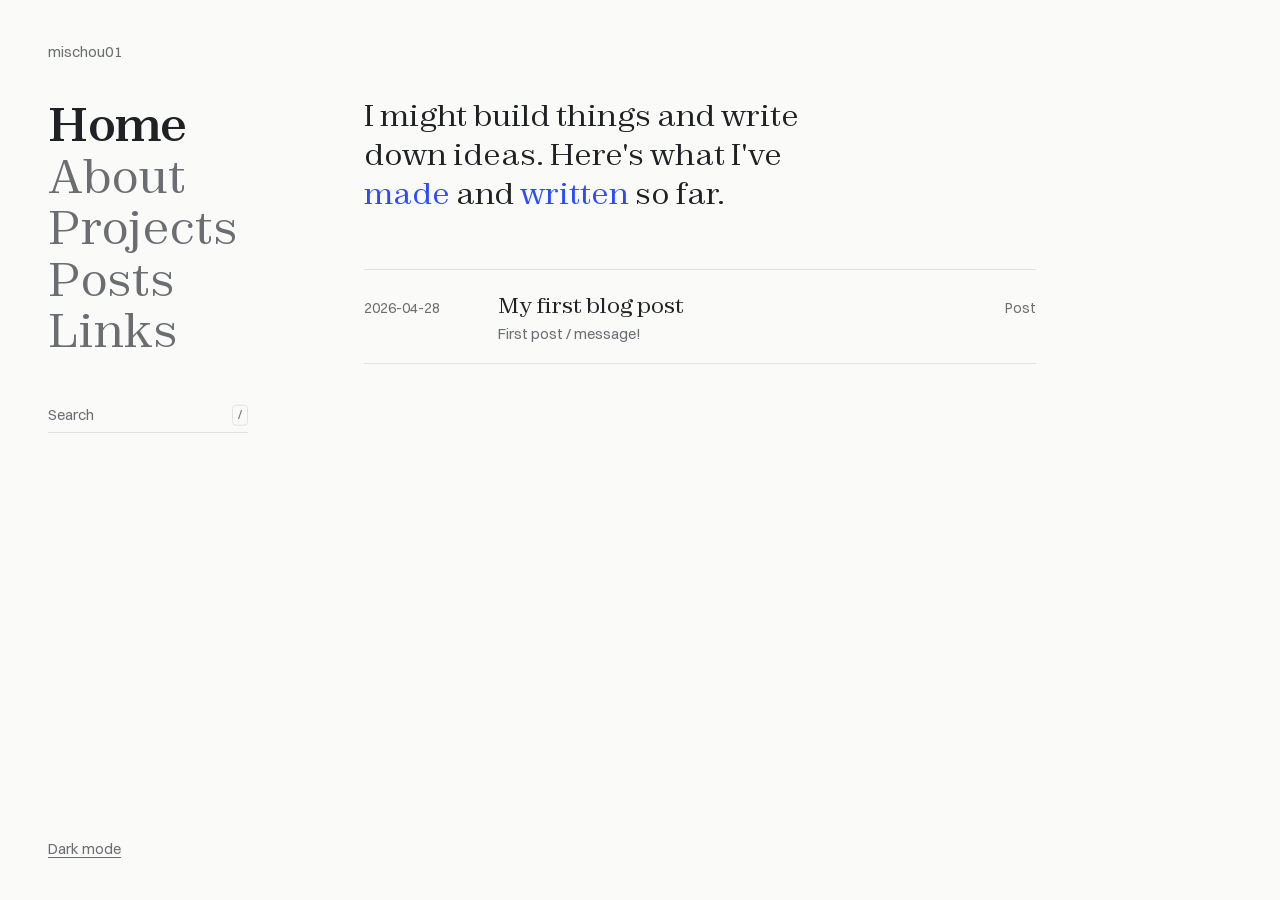
<file: index.html>
<!DOCTYPE html>
<html lang="en">
<head>
    <meta charset="UTF-8">
    <meta name="viewport" content="width=device-width, initial-scale=1.0">
    <title>mischou01</title>
    <meta name="description" content="Projects and writing by mischou01.">
    <meta property="og:title" content="mischou01">
    <meta property="og:description" content="Projects and writing by mischou01.">
    <meta property="og:url" content="https://omcconnell.net/">
    <meta property="og:type" content="website">
    <link rel="icon" href="favicon.svg" type="image/svg+xml">
    <script>
        document.documentElement.classList.add('js');
        try {
            document.documentElement.dataset.theme = localStorage.getItem('theme')
                ?? (matchMedia('(prefers-color-scheme: dark)').matches ? 'dark' : 'light');
        } catch {}
    </script>
    <link rel="preload" href="fonts/zodiak-400.woff2" as="font" type="font/woff2" crossorigin>
    <link rel="stylesheet" href="style.css">
</head>
<body>
    <div class="layout">
        <nav class="sidebar">
            <a href="#home" class="name">mischou01</a>
            <ul class="nav-links">
                <li style="--i: 0"><a href="#home">Home</a></li>
                <li style="--i: 1"><a href="#about">About</a></li>
                <li style="--i: 2"><a href="#projects">Projects</a></li>
                <li style="--i: 3"><a href="#posts">Posts</a></li>
                <li style="--i: 4"><a href="#links">Links</a></li>
            </ul>
            <label class="search">
                <input type="search" placeholder="Search" aria-label="Search projects and posts">
                <kbd>/</kbd>
            </label>
            <button type="button" class="theme-toggle">Dark mode</button>
        </nav>

        <main class="content">
            <section id="home">
                <p class="lede">I might build things and write down ideas. Here's what I've <a href="#projects">made</a> and <a href="#posts">written</a> so far.</p>
                <div class="list" data-kind="all"></div>
            </section>

            <section id="about">
                <p class="lede">I build things.</p>
                <div class="prose">
                    <p>Check back soon for more details, might show some projects!</p>
                    <p>I might even add some actual About-info some day...</p>
                </div>
            </section>

            <section id="projects">
                <p class="lede">Things I've built.</p>
                <div class="list" data-kind="project"></div>
            </section>

            <section id="posts">
                <p class="lede">Ideas, notes, and the occasional write-up.</p>
                <div class="list" data-kind="post"></div>
            </section>

            <section id="links">
                <p class="lede">Say hi.</p>
                <div class="list">
                    <a class="row" href="mailto:contact@omcconnell.net">
                        <span class="meta">Email</span>
                        <span class="title">contact@omcconnell.net</span>
                    </a>
                    <a class="row" href="https://github.com/mischou01" target="_blank" rel="noopener">
                        <span class="meta">GitHub</span>
                        <span class="title">@mischou01</span>
                    </a>
                </div>
            </section>
        </main>
    </div>

    <script src="content.js"></script>
    <script src="script.js"></script>
</body>
</html>
</file>
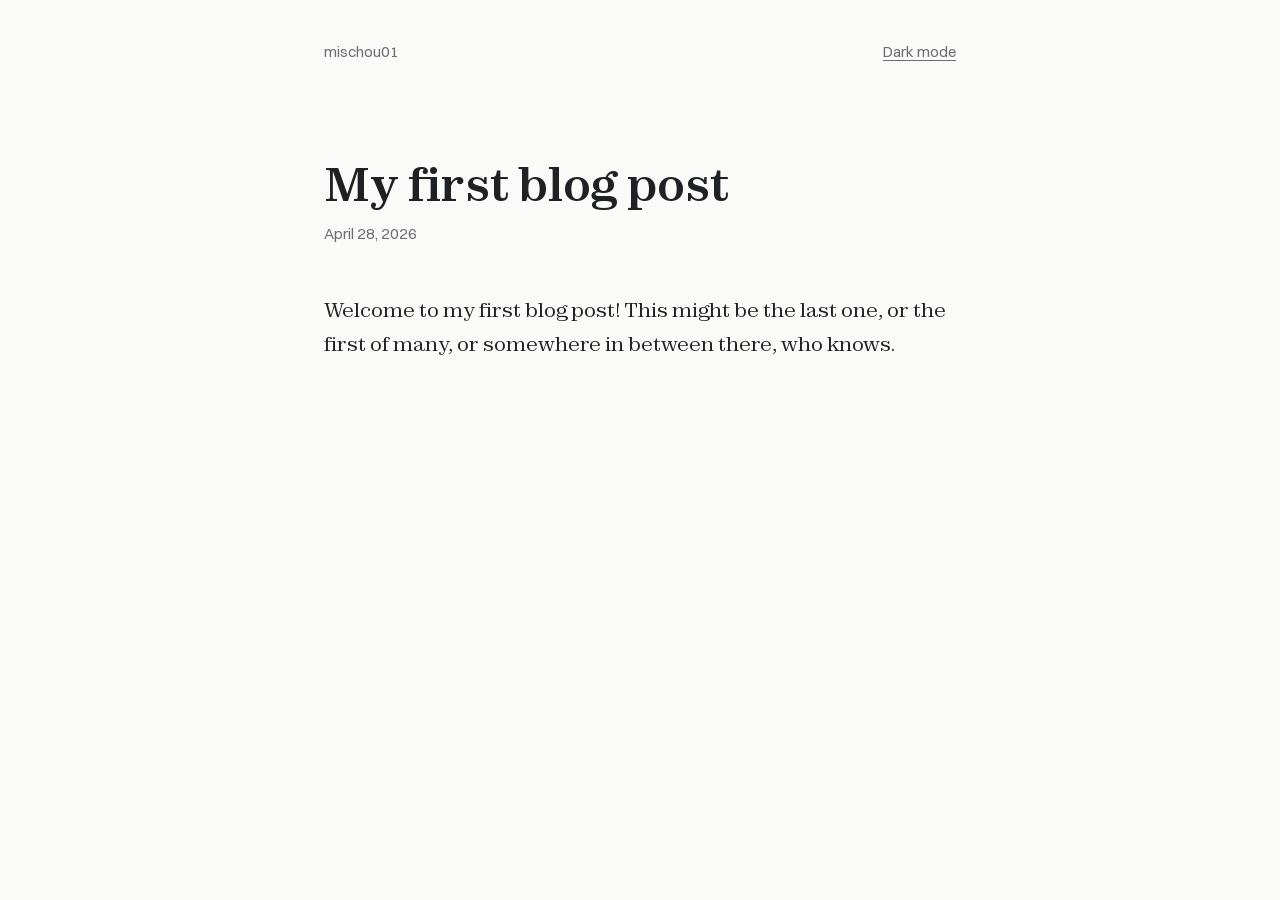
<file: blog/first-post/index.html>
<!DOCTYPE html>
<html lang="en">
<head>
    <meta charset="UTF-8">
    <meta name="viewport" content="width=device-width, initial-scale=1.0">
    <title>My first blog post | mischou01</title>
    <meta name="description" content="Welcome to my first blog post.">
    <link rel="icon" href="/favicon.svg" type="image/svg+xml">
    <script>
        try {
            document.documentElement.dataset.theme = localStorage.getItem('theme')
                ?? (matchMedia('(prefers-color-scheme: dark)').matches ? 'dark' : 'light');
        } catch {}
    </script>
    <link rel="stylesheet" href="/style.css">
</head>
<body>
    <article class="post">
        <div class="post-top">
            <a href="/#posts" class="name">mischou01</a>
            <button type="button" class="theme-toggle">Dark mode</button>
        </div>

        <h1>My first blog post</h1>
        <time datetime="2026-04-28">April 28, 2026</time>

        <div class="post-body">
            <p>Welcome to my first blog post! This might be the last one, or the first of many, or somewhere in between there, who knows.</p>
        </div>
    </article>

    <script src="/script.js"></script>
</body>
</html>
</file>
<file: style.css>
@font-face {
    font-family: 'Zodiak';
    src: url('fonts/zodiak-400.woff2') format('woff2');
    font-weight: 400;
    font-display: swap;
}

@font-face {
    font-family: 'Zodiak';
    src: url('fonts/zodiak-700.woff2') format('woff2');
    font-weight: 700;
    font-display: swap;
}

@font-face {
    font-family: 'Switzer';
    src: url('fonts/switzer-400.woff2') format('woff2');
    font-weight: 400;
    font-display: swap;
}

@font-face {
    font-family: 'Switzer';
    src: url('fonts/switzer-500.woff2') format('woff2');
    font-weight: 500;
    font-display: swap;
}

:root {
    --bg: #FAFAF8;
    --ink: #1F2124;
    --muted: #6B6D72;
    --rule: #E2E2DE;
    --accent: #2B4BFF;
    --serif: 'Zodiak', Georgia, serif;
    --sans: 'Switzer', system-ui, sans-serif;
    --ease: cubic-bezier(0.2, 0.7, 0.2, 1);
}

[data-theme="dark"] {
    --bg: #18191C;
    --ink: #ECECE8;
    --muted: #8E9096;
    --rule: #2C2D31;
    --accent: #8E9DFF;
}

* {
    box-sizing: border-box;
    margin: 0;
    padding: 0;
}

body {
    font-family: var(--sans);
    font-size: 17px;
    line-height: 1.55;
    background: var(--bg);
    color: var(--ink);
}

a {
    color: inherit;
}

:focus-visible {
    outline: 2px solid var(--accent);
    outline-offset: 3px;
}

.layout {
    display: grid;
    grid-template-columns: 340px minmax(0, 760px);
    min-height: 100vh;
}

.sidebar {
    position: sticky;
    top: 0;
    height: 100vh;
    overflow-y: auto;
    padding: 40px 0 40px 48px;
    display: flex;
    flex-direction: column;
}

.name {
    color: var(--muted);
    font-size: 15px;
    text-decoration: none;
    margin-bottom: 36px;
}

.nav-links {
    list-style: none;
    font-family: var(--serif);
    font-size: 46px;
    line-height: 1.12;
}

.nav-links li {
    animation: rise 0.7s var(--ease) backwards;
    animation-delay: calc(var(--i) * 70ms);
}

.nav-links a {
    display: inline-block;
    color: var(--muted);
    text-decoration: none;
    transition: color 0.2s, transform 0.3s var(--ease);
}

.nav-links a:hover {
    color: var(--ink);
    transform: translateX(6px);
}

.search {
    position: relative;
    display: block;
    width: 200px;
    margin-top: 40px;
    animation: rise 0.7s var(--ease) 350ms backwards;
}

.search input {
    width: 100%;
    font: inherit;
    font-size: 15px;
    color: var(--ink);
    background: none;
    border: none;
    border-bottom: 1px solid var(--rule);
    border-radius: 0;
    padding: 6px 24px 6px 0;
    transition: border-color 0.2s;
}

.search input::placeholder {
    color: var(--muted);
}

.search input:focus {
    outline: none;
    border-bottom-color: var(--accent);
}

.search input::-webkit-search-cancel-button {
    display: none;
}

.search kbd {
    position: absolute;
    right: 0;
    top: 50%;
    translate: 0 -50%;
    font: inherit;
    font-size: 12px;
    color: var(--muted);
    border: 1px solid var(--rule);
    border-radius: 4px;
    padding: 0 5px;
    transition: opacity 0.2s;
}

.search input:focus + kbd,
.search input:not(:placeholder-shown) + kbd {
    opacity: 0;
}

.nav-links a.active {
    color: var(--ink);
    font-weight: 700;
}

.theme-toggle {
    align-self: flex-start;
    margin-top: auto;
    font: inherit;
    font-size: 15px;
    color: var(--muted);
    background: none;
    border: none;
    cursor: pointer;
    text-decoration: underline;
    text-underline-offset: 3px;
}

.theme-toggle:hover {
    color: var(--ink);
}

.content {
    padding: 96px 64px 64px 24px;
}

.js .content section {
    display: none;
}

.js .content section.active-section {
    display: block;
}

.active-section .lede,
.active-section .prose,
.active-section .row,
.active-section .year,
.active-section .empty {
    animation: rise 0.6s var(--ease) backwards;
}

.active-section .prose {
    animation-delay: 80ms;
}

.active-section .row,
.active-section .year {
    animation-delay: calc(80ms + min(var(--i, 0), 8) * 50ms);
}

@keyframes rise {
    from {
        opacity: 0;
        transform: translateY(10px);
    }
}

.content section + section {
    margin-top: 96px;
}

.js .content section + section {
    margin-top: 0;
}

.lede {
    font-family: var(--serif);
    font-size: 30px;
    line-height: 1.3;
    max-width: 26ch;
    margin-bottom: 56px;
    text-wrap: balance;
}

.lede a {
    color: var(--accent);
    text-decoration: none;
}

.lede a:hover {
    text-decoration: underline;
    text-decoration-thickness: 1px;
    text-underline-offset: 4px;
}

.prose {
    max-width: 60ch;
    color: var(--muted);
}

.prose p + p {
    margin-top: 1em;
}

.row {
    position: relative;
    display: grid;
    grid-template-columns: 110px 1fr auto;
    gap: 24px;
    align-items: baseline;
    padding: 18px 0;
    border-top: 1px solid var(--rule);
    text-decoration: none;
}

.row[hidden] {
    display: none;
}

.list:has(.row:not([hidden])) {
    border-bottom: 1px solid var(--rule);
}

a.row::before {
    content: "";
    position: absolute;
    left: 0;
    right: 0;
    top: -1px;
    height: 1px;
    background: var(--accent);
    transform: scaleX(0);
    transform-origin: left;
    transition: transform 0.4s var(--ease);
}

a.row:hover::before,
a.row:focus-visible::before {
    transform: scaleX(1);
}

.meta, .kind {
    color: var(--muted);
    font-size: 14px;
    font-variant-numeric: tabular-nums;
}

.title {
    display: block;
    font-family: var(--serif);
    font-size: 22px;
    transition: color 0.15s;
}

a.row:hover .title {
    color: var(--accent);
}

.blurb {
    display: block;
    color: var(--muted);
    font-size: 15px;
}

.empty {
    color: var(--muted);
}

.post {
    max-width: 680px;
    margin: 0 auto;
    padding: 40px 24px 96px;
}

.post-top {
    display: flex;
    justify-content: space-between;
    margin-bottom: 96px;
}

.post-top .name {
    margin-bottom: 0;
}

.post h1 {
    font-family: var(--serif);
    font-size: 46px;
    line-height: 1.1;
    margin-bottom: 12px;
}

.post time {
    display: block;
    color: var(--muted);
    font-size: 15px;
    margin-bottom: 48px;
}

.post-body {
    font-family: var(--serif);
    font-size: 20px;
    line-height: 1.7;
}

.post-body p + p {
    margin-top: 1.1em;
}

.post-body a {
    color: var(--accent);
}

.prose p,
.post-body p,
.blurb,
.post-body figcaption {
    text-wrap: pretty;
}

.post h1,
.title {
    text-wrap: balance;
}

.post-body figure,
.post-body > img {
    margin: 2em 0;
}

.post-body img {
    display: block;
    max-width: 100%;
    height: auto;
    cursor: zoom-in;
}

.post-body figcaption {
    margin-top: 10px;
    font-family: var(--sans);
    font-size: 14px;
    line-height: 1.5;
    color: var(--muted);
}

.progress {
    position: fixed;
    inset: 0 0 auto;
    z-index: 1;
    height: 2px;
    background: var(--accent);
    transform: scaleX(0);
    transform-origin: left;
}

.lightbox {
    width: 100%;
    height: 100%;
    max-width: none;
    max-height: none;
    padding: 24px;
    border: none;
    background: none;
    cursor: zoom-out;
}

.lightbox[open] {
    display: grid;
    place-items: center;
}

.lightbox img {
    max-width: 100%;
    max-height: calc(100dvh - 48px);
    transform-origin: top left;
}

.lightbox::backdrop {
    background: var(--bg);
    opacity: 0.94;
    animation: fade-in 0.45s var(--ease);
}

.lightbox.closing::backdrop {
    animation: fade-out 0.45s var(--ease) forwards;
}

@keyframes fade-in {
    from { opacity: 0; }
}

@keyframes fade-out {
    to { opacity: 0; }
}

.sort {
    display: flex;
    justify-content: flex-end;
    gap: 16px;
    margin-bottom: 12px;
}

.sort button {
    font: inherit;
    font-size: 14px;
    color: var(--muted);
    background: none;
    border: none;
    cursor: pointer;
}

.sort button:hover,
.sort button[aria-pressed="true"] {
    color: var(--ink);
}

.sort button[aria-pressed="true"] {
    text-decoration: underline;
    text-underline-offset: 3px;
}

.year {
    font-family: var(--serif);
    font-size: 15px;
    font-weight: 400;
    color: var(--muted);
    padding: 40px 0 12px;
}

.year:first-child {
    padding-top: 0;
}

@media (max-width: 860px) {
    .layout {
        grid-template-columns: 1fr;
        align-content: start;
    }

    .sidebar {
        position: static;
        height: auto;
        padding: 24px 20px 0;
        display: grid;
        grid-template-columns: 1fr auto;
        row-gap: 16px;
    }

    .name {
        margin-bottom: 0;
    }

    .nav-links {
        grid-column: 1 / -1;
        grid-row: 2;
        display: flex;
        flex-wrap: wrap;
        gap: 0 18px;
        font-size: 28px;
    }

    .theme-toggle {
        grid-column: 2;
        grid-row: 1;
        margin-top: 0;
    }

    .search {
        grid-column: 1 / -1;
        grid-row: 3;
        width: 100%;
        margin-top: 8px;
    }

    .search kbd {
        display: none;
    }

    .content {
        padding: 48px 20px 64px;
    }

    .lede {
        font-size: 25px;
        margin-bottom: 36px;
    }

    .row {
        grid-template-columns: 1fr auto;
        gap: 2px 16px;
    }

    .row .meta {
        grid-column: 1 / -1;
    }

    .post-top {
        margin-bottom: 56px;
    }

    .post h1 {
        font-size: 34px;
    }

    .post-body {
        font-size: 18px;
    }
}

.theme-switching *,
.theme-switching *::before,
.theme-switching *::after {
    transition: none !important;
}

::view-transition-old(root),
::view-transition-new(root) {
    animation: none;
    mix-blend-mode: normal;
}

::view-transition-new(root) {
    animation: reveal 0.6s var(--ease);
}

@keyframes reveal {
    from { clip-path: circle(0 at var(--reveal-at)); }
    to { clip-path: circle(var(--reveal-r) at var(--reveal-at)); }
}

@media (prefers-reduced-motion: reduce) {
    *, ::before, ::after, ::backdrop {
        transition: none !important;
        animation: none !important;
    }
}
</file>
